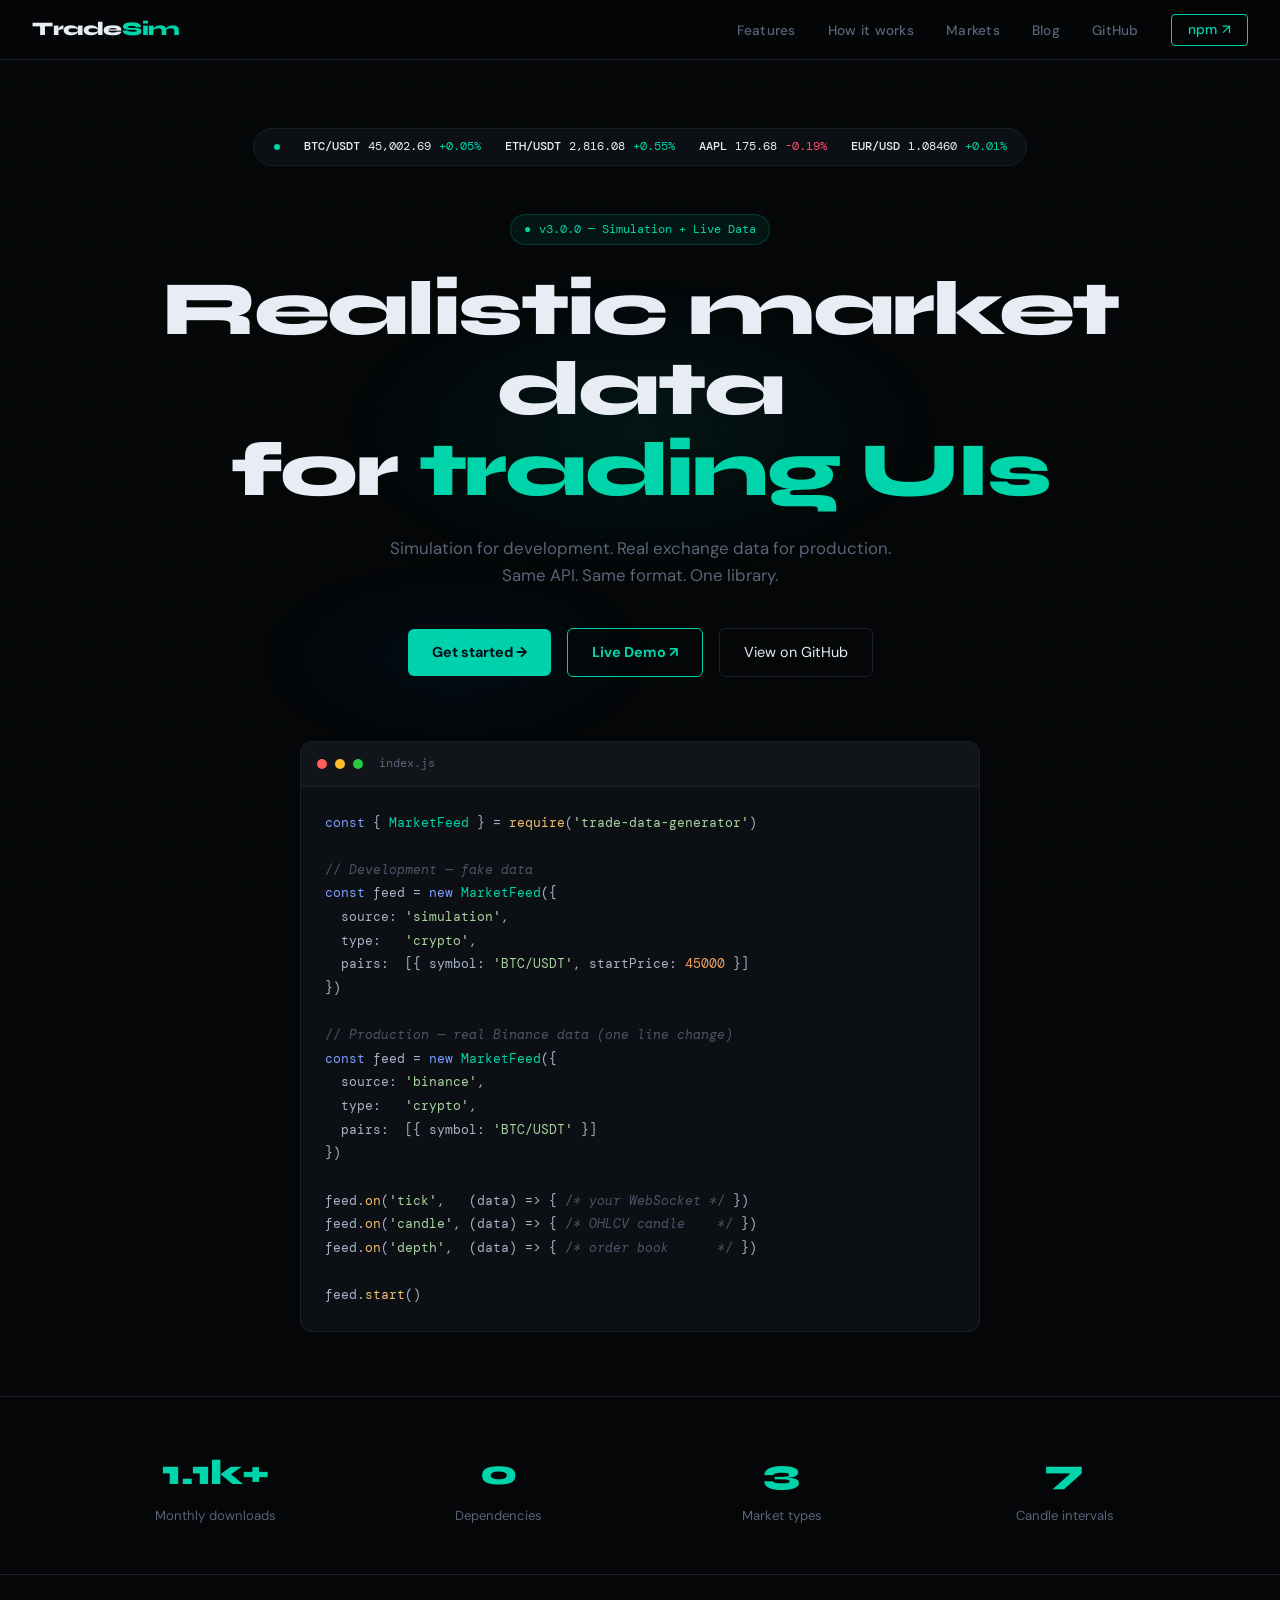
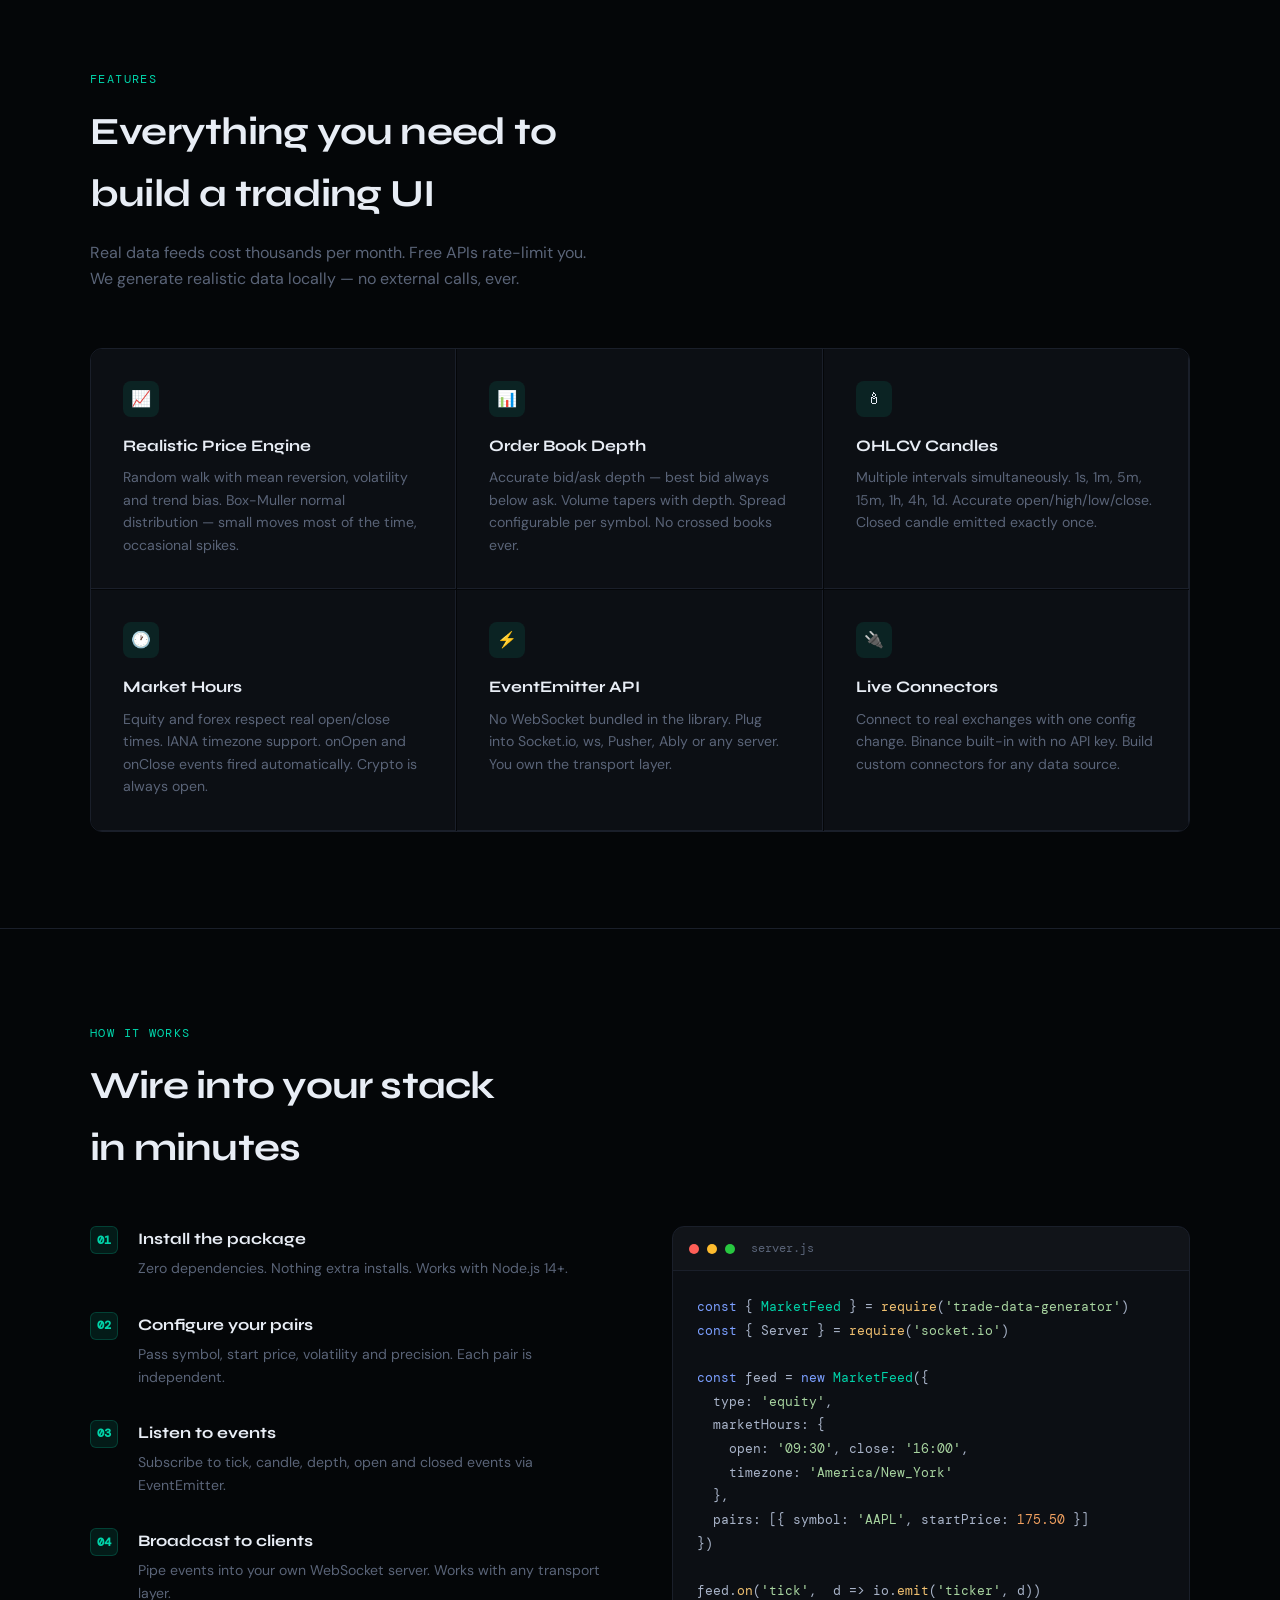
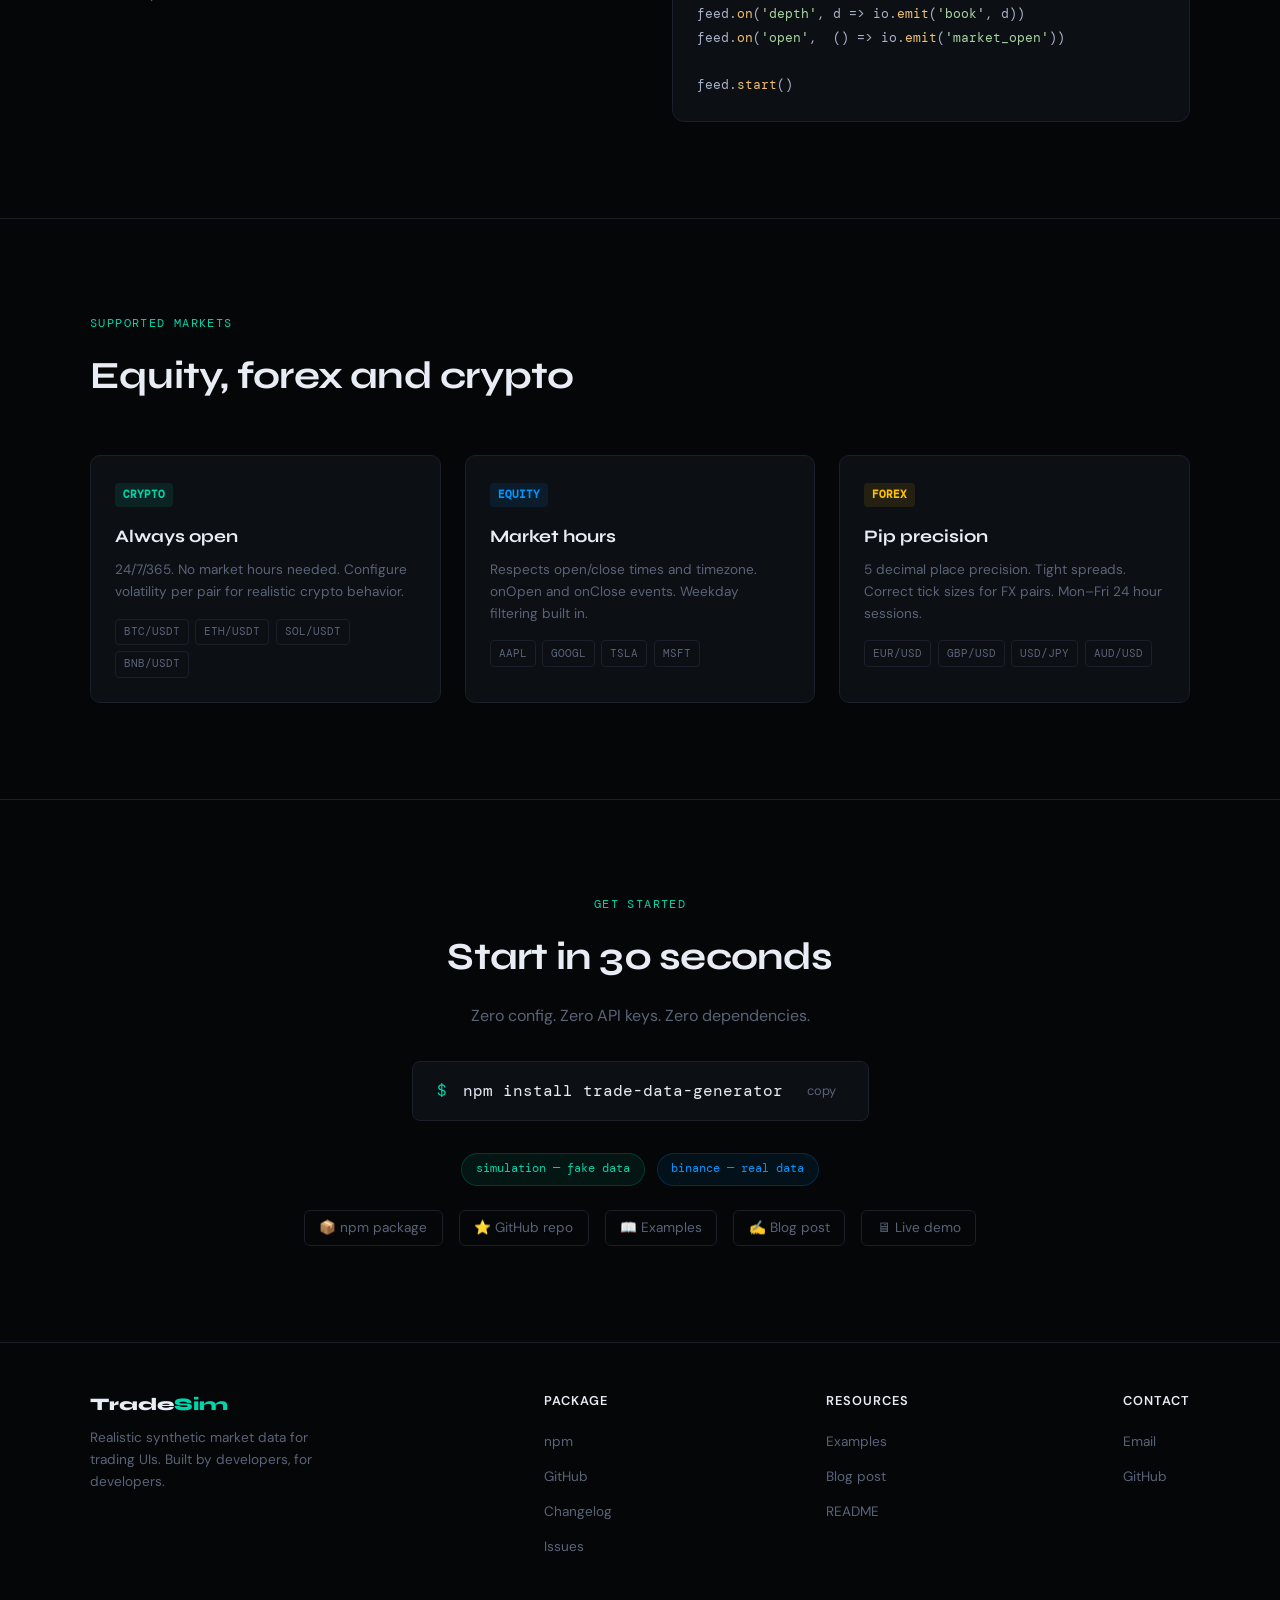
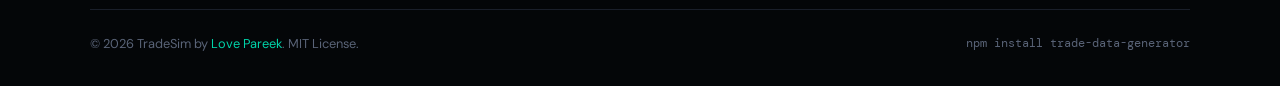
<file: index.html>
<!doctype html>
<html lang="en">
  <head>
    <meta charset="UTF-8" />
    <meta name="viewport" content="width=device-width, initial-scale=1.0" />
    <meta
      name="description"
      content="trade-data-generator — Generate realistic market data for trading UIs. Equity, forex and crypto. Zero dependencies. EventEmitter API."
    />
    <meta
      name="keywords"
      content="trading simulator, market data generator, npm, nodejs, fintech, crypto, forex, equity"
    />
    <meta
      property="og:title"
      content="TradeSim — Realistic Market Data for Trading UIs"
    />
    <meta
      property="og:description"
      content="Generate realistic price ticks, order book depth and OHLCV candles. Zero API keys. Zero dependencies."
    />
    <meta property="og:url" content="https://tradesim.dev" />
    <meta property="og:type" content="website" />
    <meta name="twitter:card" content="summary_large_image" />
    <meta http-equiv="content-language" content="en" />
    <meta property="og:image" content="https://tradesim.dev/og-image.png" />
    <meta property="og:image:width" content="1200" />
    <meta property="og:image:height" content="630" />

    <meta name="twitter:image" content="https://tradesim.dev/og-image.png" />
    <meta name="twitter:site" content="@stackOfLuv" />
    <meta name="twitter:creator" content="@stackOfLuv" />

    <meta name="theme-color" content="#00d4aa" />

    <link rel="icon" type="image/x-icon" href="/favicon.ico" />
    <link rel="apple-touch-icon" href="/apple-touch-icon.png" />

    <title>TradeSim — Realistic Market Data for Trading UIs</title>

    <link rel="preconnect" href="https://fonts.googleapis.com" />
    <link
      href="https://fonts.googleapis.com/css2?family=DM+Mono:wght@400;500&family=Syne:wght@400;600;700;800&family=DM+Sans:wght@300;400;500&display=swap"
      rel="stylesheet"
    />

    <link rel="canonical" href="https://tradesim.dev/" />

    <style>
      :root {
        --bg: #040608;
        --surface: #0c0f14;
        --border: #1a1f2a;
        --text: #e8edf5;
        --muted: #5a6478;
        --accent: #00d4aa;
        --accent2: #0098ff;
        --red: #ff4d6d;
        --green: #00d4aa;
        --mono: "DM Mono", monospace;
        --sans: "DM Sans", sans-serif;
        --display: "Syne", sans-serif;
      }

      *,
      *::before,
      *::after {
        margin: 0;
        padding: 0;
        box-sizing: border-box;
      }

      html {
        scroll-behavior: smooth;
      }

      body {
        background: var(--bg);
        color: var(--text);
        font-family: var(--sans);
        font-size: 16px;
        line-height: 1.6;
        overflow-x: hidden;
      }

      a {
        color: inherit;
        text-decoration: none;
      }
      ul {
        list-style: none;
      }

      /* ── Grid noise texture overlay ── */
      body::before {
        content: "";
        position: fixed;
        inset: 0;
        background-image:
          linear-gradient(rgba(0, 212, 170, 0.015) 1px, transparent 1px),
          linear-gradient(90deg, rgba(0, 212, 170, 0.015) 1px, transparent 1px);
        background-size: 40px 40px;
        pointer-events: none;
        z-index: 0;
      }

      /* ── Nav ── */
      nav {
        position: fixed;
        top: 0;
        left: 0;
        right: 0;
        z-index: 100;
        padding: 0 2rem;
        height: 60px;
        display: flex;
        align-items: center;
        justify-content: space-between;
        background: rgba(4, 6, 8, 0.85);
        backdrop-filter: blur(12px);
        border-bottom: 1px solid var(--border);
      }

      .nav-logo {
        font-family: var(--display);
        font-weight: 800;
        font-size: 1.2rem;
        letter-spacing: -0.02em;
        color: var(--text);
      }

      .nav-logo span {
        color: var(--accent);
      }

      .nav-links {
        display: flex;
        gap: 2rem;
        align-items: center;
      }

      .nav-links a {
        font-size: 0.85rem;
        color: var(--muted);
        font-weight: 500;
        letter-spacing: 0.02em;
        transition: color 0.2s;
      }

      .nav-links a:hover {
        color: var(--text);
      }

      .nav-cta {
        font-size: 0.8rem;
        font-weight: 600;
        padding: 0.4rem 1rem;
        border: 1px solid var(--accent);
        border-radius: 4px;
        color: var(--accent) !important;
        transition: background 0.2s !important;
      }

      .nav-cta:hover {
        background: rgba(0, 212, 170, 0.1) !important;
      }

      /* ── Hero ── */
      .hero {
        position: relative;
        min-height: 100vh;
        display: flex;
        flex-direction: column;
        align-items: center;
        justify-content: center;
        text-align: center;
        padding: 8rem 2rem 4rem;
        z-index: 1;
      }

      /* Glow orbs */
      .hero::before {
        content: "";
        position: absolute;
        top: 20%;
        left: 50%;
        transform: translateX(-50%);
        width: 600px;
        height: 300px;
        background: radial-gradient(
          ellipse,
          rgba(0, 212, 170, 0.08) 0%,
          transparent 70%
        );
        pointer-events: none;
      }

      .hero::after {
        content: "";
        position: absolute;
        top: 40%;
        left: 20%;
        width: 400px;
        height: 200px;
        background: radial-gradient(
          ellipse,
          rgba(0, 152, 255, 0.05) 0%,
          transparent 70%
        );
        pointer-events: none;
      }

      /* Live ticker bar */
      .ticker-bar {
        display: flex;
        align-items: center;
        gap: 1.5rem;
        padding: 0.5rem 1.2rem;
        border: 1px solid var(--border);
        border-radius: 100px;
        background: var(--surface);
        font-family: var(--mono);
        font-size: 0.78rem;
        margin-bottom: 3rem;
        animation: fadeUp 0.6s ease both;
      }

      .ticker-item {
        display: flex;
        align-items: center;
        gap: 0.5rem;
        color: var(--muted);
      }

      .ticker-item .symbol {
        color: var(--text);
        font-weight: 500;
      }

      .ticker-item .price {
        color: var(--text);
      }

      .ticker-item .up {
        color: var(--green);
      }
      .ticker-item .down {
        color: var(--red);
      }

      .ticker-dot {
        width: 6px;
        height: 6px;
        border-radius: 50%;
        background: var(--accent);
        animation: pulse 2s ease-in-out infinite;
      }

      @keyframes pulse {
        0%,
        100% {
          opacity: 1;
        }
        50% {
          opacity: 0.3;
        }
      }

      .hero-badge {
        display: inline-flex;
        align-items: center;
        gap: 0.5rem;
        padding: 0.3rem 0.8rem;
        background: rgba(0, 212, 170, 0.08);
        border: 1px solid rgba(0, 212, 170, 0.2);
        border-radius: 100px;
        font-size: 0.75rem;
        color: var(--accent);
        font-family: var(--mono);
        margin-bottom: 1.5rem;
        animation: fadeUp 0.6s 0.1s ease both;
      }

      .hero h1 {
        font-family: var(--display);
        font-size: clamp(2.5rem, 6vw, 5rem);
        font-weight: 800;
        letter-spacing: -0.03em;
        line-height: 1.05;
        margin-bottom: 1.5rem;
        animation: fadeUp 0.6s 0.2s ease both;
      }

      .hero h1 em {
        font-style: normal;
        color: var(--accent);
      }

      .hero p {
        max-width: 540px;
        color: var(--muted);
        font-size: 1.05rem;
        margin-bottom: 2.5rem;
        animation: fadeUp 0.6s 0.3s ease both;
      }

      .hero-actions {
        display: flex;
        gap: 1rem;
        align-items: center;
        flex-wrap: wrap;
        justify-content: center;
        animation: fadeUp 0.6s 0.4s ease both;
      }

      .btn-primary {
        display: inline-flex;
        align-items: center;
        gap: 0.5rem;
        padding: 0.75rem 1.5rem;
        background: var(--accent);
        color: #040608;
        font-weight: 700;
        font-size: 0.9rem;
        border-radius: 6px;
        transition:
          opacity 0.2s,
          transform 0.2s;
        font-family: var(--sans);
      }

      .btn-primary:hover {
        opacity: 0.9;
        transform: translateY(-1px);
      }

      .btn-ghost {
        display: inline-flex;
        align-items: center;
        gap: 0.5rem;
        padding: 0.75rem 1.5rem;
        border: 1px solid var(--border);
        color: var(--text);
        font-size: 0.9rem;
        border-radius: 6px;
        transition:
          border-color 0.2s,
          background 0.2s;
      }

      .btn-ghost:hover {
        border-color: var(--muted);
        background: var(--surface);
      }

      /* ── Code block ── */
      .code-window {
        position: relative;
        max-width: 680px;
        width: 100%;
        margin: 4rem auto 0;
        border: 1px solid var(--border);
        border-radius: 12px;
        background: var(--surface);
        overflow: hidden;
        animation: fadeUp 0.6s 0.5s ease both;
        text-align: left;
      }

      .code-window-header {
        display: flex;
        align-items: center;
        gap: 0.5rem;
        padding: 0.75rem 1rem;
        border-bottom: 1px solid var(--border);
        background: rgba(255, 255, 255, 0.02);
      }

      .dot {
        width: 10px;
        height: 10px;
        border-radius: 50%;
      }

      .dot-red {
        background: #ff5f57;
      }
      .dot-yellow {
        background: #febc2e;
      }
      .dot-green {
        background: #28c840;
      }

      .code-filename {
        font-family: var(--mono);
        font-size: 0.75rem;
        color: var(--muted);
        margin-left: 0.5rem;
      }

      .code-window pre {
        padding: 1.5rem;
        font-family: var(--mono);
        font-size: 0.82rem;
        line-height: 1.8;
        overflow-x: auto;
        color: #a8b3c8;
      }

      .kw {
        color: #7b9fff;
      }
      .str {
        color: #a8d4a0;
      }
      .fn {
        color: #f0c070;
      }
      .cm {
        color: #4a5568;
        font-style: italic;
      }
      .acc {
        color: var(--accent);
      }
      .num {
        color: #f0a060;
      }

      /* ── Section layout ── */
      section {
        position: relative;
        z-index: 1;
      }

      .container {
        width: 90%;
        max-width: 1100px;
        margin: 0 auto;
      }

      .section-label {
        font-family: var(--mono);
        font-size: 0.72rem;
        color: var(--accent);
        letter-spacing: 0.12em;
        text-transform: uppercase;
        margin-bottom: 0.75rem;
      }

      .section-title {
        font-family: var(--display);
        font-size: clamp(1.8rem, 3vw, 2.6rem);
        font-weight: 700;
        letter-spacing: -0.02em;
        margin-bottom: 1rem;
      }

      .section-sub {
        color: var(--muted);
        max-width: 520px;
        font-size: 1rem;
      }

      /* ── Stats bar ── */
      .stats {
        padding: 3rem 0;
        border-top: 1px solid var(--border);
        border-bottom: 1px solid var(--border);
      }

      .stats-grid {
        display: grid;
        grid-template-columns: repeat(4, 1fr);
        gap: 2rem;
        text-align: center;
      }

      .stat-value {
        font-family: var(--display);
        font-size: 2.2rem;
        font-weight: 800;
        color: var(--accent);
        letter-spacing: -0.02em;
      }

      .stat-label {
        font-size: 0.82rem;
        color: var(--muted);
        margin-top: 0.25rem;
      }

      /* ── Features ── */
      .features {
        padding: 6rem 0;
      }

      .features-header {
        margin-bottom: 3.5rem;
      }

      .features-grid {
        display: grid;
        grid-template-columns: repeat(3, 1fr);
        gap: 1px;
        border: 1px solid var(--border);
        border-radius: 12px;
        overflow: hidden;
      }

      .feature-card {
        padding: 2rem;
        background: var(--surface);
        border-right: 1px solid var(--border);
        border-bottom: 1px solid var(--border);
        transition: background 0.2s;
      }

      .feature-card:hover {
        background: #0f1419;
      }

      .feature-icon {
        width: 36px;
        height: 36px;
        border-radius: 8px;
        background: rgba(0, 212, 170, 0.1);
        display: flex;
        align-items: center;
        justify-content: center;
        margin-bottom: 1rem;
        font-size: 1rem;
      }

      .feature-card h3 {
        font-family: var(--display);
        font-size: 1rem;
        font-weight: 700;
        margin-bottom: 0.5rem;
      }

      .feature-card p {
        font-size: 0.88rem;
        color: var(--muted);
        line-height: 1.6;
      }

      /* ── How it works ── */
      .how {
        padding: 6rem 0;
        border-top: 1px solid var(--border);
      }

      .how-grid {
        display: grid;
        grid-template-columns: 1fr 1fr;
        gap: 4rem;
        align-items: start;
        margin-top: 3rem;
      }

      .how-steps {
        display: flex;
        flex-direction: column;
        gap: 2rem;
      }

      .how-step {
        display: flex;
        gap: 1.25rem;
      }

      .step-num {
        flex-shrink: 0;
        width: 28px;
        height: 28px;
        border-radius: 6px;
        background: rgba(0, 212, 170, 0.1);
        border: 1px solid rgba(0, 212, 170, 0.2);
        display: flex;
        align-items: center;
        justify-content: center;
        font-family: var(--mono);
        font-size: 0.75rem;
        color: var(--accent);
        font-weight: 600;
      }

      .step-content h4 {
        font-family: var(--display);
        font-size: 1rem;
        font-weight: 700;
        margin-bottom: 0.35rem;
      }

      .step-content p {
        font-size: 0.88rem;
        color: var(--muted);
      }

      /* ── Markets ── */
      .markets {
        padding: 6rem 0;
        border-top: 1px solid var(--border);
      }

      .markets-grid {
        display: grid;
        grid-template-columns: repeat(3, 1fr);
        gap: 1.5rem;
        margin-top: 3rem;
      }

      .market-card {
        padding: 1.5rem;
        border: 1px solid var(--border);
        border-radius: 10px;
        background: var(--surface);
        transition:
          border-color 0.2s,
          transform 0.2s;
      }

      .market-card:hover {
        border-color: var(--accent);
        transform: translateY(-2px);
      }

      .market-tag {
        display: inline-block;
        font-family: var(--mono);
        font-size: 0.7rem;
        padding: 0.2rem 0.5rem;
        border-radius: 4px;
        margin-bottom: 1rem;
        font-weight: 600;
      }

      .tag-crypto {
        background: rgba(0, 212, 170, 0.1);
        color: var(--accent);
      }
      .tag-equity {
        background: rgba(0, 152, 255, 0.1);
        color: var(--accent2);
      }
      .tag-forex {
        background: rgba(255, 196, 0, 0.1);
        color: #ffc400;
      }

      .market-card h3 {
        font-family: var(--display);
        font-size: 1.1rem;
        font-weight: 700;
        margin-bottom: 0.5rem;
      }

      .market-card p {
        font-size: 0.85rem;
        color: var(--muted);
        margin-bottom: 1rem;
      }

      .market-pairs {
        display: flex;
        flex-wrap: wrap;
        gap: 0.4rem;
      }

      .pair-chip {
        font-family: var(--mono);
        font-size: 0.7rem;
        padding: 0.2rem 0.5rem;
        border: 1px solid var(--border);
        border-radius: 4px;
        color: var(--muted);
      }

      /* ── Install CTA ── */
      .install {
        padding: 6rem 0;
        border-top: 1px solid var(--border);
        text-align: center;
      }

      .install-box {
        display: inline-flex;
        align-items: center;
        gap: 1rem;
        padding: 1rem 1.5rem;
        background: var(--surface);
        border: 1px solid var(--border);
        border-radius: 8px;
        font-family: var(--mono);
        font-size: 1rem;
        margin: 2rem auto;
        cursor: pointer;
        transition: border-color 0.2s;
      }

      .install-box:hover {
        border-color: var(--accent);
      }

      .install-dollar {
        color: var(--accent);
      }

      .copy-btn {
        background: none;
        border: none;
        color: var(--muted);
        cursor: pointer;
        font-size: 0.8rem;
        padding: 0.2rem 0.5rem;
        border-radius: 4px;
        transition:
          color 0.2s,
          background 0.2s;
        font-family: var(--sans);
      }

      .copy-btn:hover {
        color: var(--text);
        background: rgba(255, 255, 255, 0.05);
      }

      .install-links {
        display: flex;
        gap: 1rem;
        justify-content: center;
        margin-top: 1.5rem;
        flex-wrap: wrap;
      }

      .install-link {
        display: inline-flex;
        align-items: center;
        gap: 0.4rem;
        font-size: 0.85rem;
        color: var(--muted);
        border: 1px solid var(--border);
        padding: 0.4rem 0.9rem;
        border-radius: 6px;
        transition:
          color 0.2s,
          border-color 0.2s;
      }

      .install-link:hover {
        color: var(--text);
        border-color: var(--muted);
      }

      /* ── Footer ── */
      footer {
        border-top: 1px solid var(--border);
        padding: 3rem 0 2rem;
      }

      .footer-top {
        display: flex;
        justify-content: space-between;
        align-items: flex-start;
        gap: 2rem;
        flex-wrap: wrap;
        margin-bottom: 2.5rem;
      }

      .footer-brand {
        font-family: var(--display);
        font-size: 1.1rem;
        font-weight: 800;
        color: var(--text);
        margin-bottom: 0.5rem;
      }

      .footer-brand span {
        color: var(--accent);
      }

      .footer-desc {
        font-size: 0.85rem;
        color: var(--muted);
        max-width: 240px;
      }

      .footer-col h4 {
        font-size: 0.8rem;
        font-weight: 600;
        color: var(--text);
        margin-bottom: 1rem;
        text-transform: uppercase;
        letter-spacing: 0.08em;
      }

      .footer-col ul li {
        margin-bottom: 0.6rem;
      }

      .footer-col ul li a {
        font-size: 0.85rem;
        color: var(--muted);
        transition: color 0.2s;
      }

      .footer-col ul li a:hover {
        color: var(--text);
      }

      .footer-bottom {
        border-top: 1px solid var(--border);
        padding-top: 1.5rem;
        display: flex;
        justify-content: space-between;
        align-items: center;
        flex-wrap: wrap;
        gap: 1rem;
      }

      .footer-bottom p {
        font-size: 0.8rem;
        color: var(--muted);
      }

      .footer-bottom a {
        color: var(--accent);
      }

      /* ── Animations ── */
      @keyframes fadeUp {
        from {
          opacity: 0;
          transform: translateY(16px);
        }
        to {
          opacity: 1;
          transform: translateY(0);
        }
      }

      /* ── Responsive ── */
      @media (max-width: 768px) {
        .nav-links {
          display: none;
        }
        .stats-grid {
          grid-template-columns: repeat(2, 1fr);
        }
        .features-grid {
          grid-template-columns: 1fr;
        }
        .how-grid {
          grid-template-columns: 1fr;
        }
        .markets-grid {
          grid-template-columns: 1fr;
        }
        .hero h1 {
          font-size: 2.5rem;
        }
      }
    </style>
  </head>

  <body>
    <!-- NAV -->
    <nav>
      <div class="nav-logo">Trade<span>Sim</span></div>
      <ul class="nav-links">
        <li><a href="#features">Features</a></li>
        <li><a href="#how">How it works</a></li>
        <li><a href="#markets">Markets</a></li>
        <li>
          <a href="/blog">Blog</a>
        </li>
        <li>
          <a
            href="https://github.com/monupareeklg/trade-data-generator"
            target="_blank"
            >GitHub</a
          >
        </li>
        <li>
          <a
            href="https://www.npmjs.com/package/trade-data-generator"
            target="_blank"
            class="nav-cta"
            >npm ↗</a
          >
        </li>
      </ul>
    </nav>

    <!-- HERO -->
    <section class="hero">
      <div class="ticker-bar">
        <div class="ticker-dot"></div>
        <div class="ticker-item">
          <span class="symbol">BTC/USDT</span
          ><span class="price" id="btc-price">45,016.14</span
          ><span class="up" id="btc-chg">+0.04%</span>
        </div>
        <div class="ticker-item">
          <span class="symbol">ETH/USDT</span
          ><span class="price" id="eth-price">2,814.83</span
          ><span class="up" id="eth-chg">+0.53%</span>
        </div>
        <div class="ticker-item">
          <span class="symbol">AAPL</span
          ><span class="price" id="aapl-price">175.62</span
          ><span class="down" id="aapl-chg">-0.18%</span>
        </div>
        <div class="ticker-item">
          <span class="symbol">EUR/USD</span
          ><span class="price" id="eur-price">1.08452</span
          ><span class="up" id="eur-chg">+0.02%</span>
        </div>
      </div>

      <div class="hero-badge">
        <span>●</span> v3.0.0 — Simulation + Live Data
      </div>

      <h1>Realistic market data<br />for <em>trading UIs</em></h1>

      <p>
        Simulation for development. Real exchange data for production. Same API.
        Same format. One library.
      </p>

      <div class="hero-actions">
        <a
          href="https://www.npmjs.com/package/trade-data-generator"
          target="_blank"
          class="btn-primary"
        >
          Get started →
        </a>
        <a
          href="/demo"
          class="btn-primary"
          style="
            background: transparent;
            border: 1px solid var(--accent);
            color: var(--accent);
          "
        >
          Live Demo ↗
        </a>
        <a
          href="https://github.com/monupareeklg/trade-data-generator"
          target="_blank"
          class="btn-ghost"
        >
          View on GitHub
        </a>
      </div>

      <div class="code-window">
        <div class="code-window-header">
          <div class="dot dot-red"></div>
          <div class="dot dot-yellow"></div>
          <div class="dot dot-green"></div>
          <span class="code-filename">index.js</span>
        </div>
        <pre><span class="kw">const</span> { <span class="acc">MarketFeed</span> } = <span class="fn">require</span>(<span class="str">'trade-data-generator'</span>)

<span class="cm">// Development — fake data</span>
<span class="kw">const</span> feed = <span class="kw">new</span> <span class="acc">MarketFeed</span>({
  source: <span class="str">'simulation'</span>,
  type:   <span class="str">'crypto'</span>,
  pairs:  [{ symbol: <span class="str">'BTC/USDT'</span>, startPrice: <span class="num">45000</span> }]
})

<span class="cm">// Production — real Binance data (one line change)</span>
<span class="kw">const</span> feed = <span class="kw">new</span> <span class="acc">MarketFeed</span>({
  source: <span class="str">'binance'</span>,
  type:   <span class="str">'crypto'</span>,
  pairs:  [{ symbol: <span class="str">'BTC/USDT'</span> }]
})

feed.<span class="fn">on</span>(<span class="str">'tick'</span>,   (data) => { <span class="cm">/* your WebSocket */</span> })
feed.<span class="fn">on</span>(<span class="str">'candle'</span>, (data) => { <span class="cm">/* OHLCV candle    */</span> })
feed.<span class="fn">on</span>(<span class="str">'depth'</span>,  (data) => { <span class="cm">/* order book      */</span> })

feed.<span class="fn">start</span>()</pre>
      </div>
    </section>

    <!-- STATS -->
    <section class="stats">
      <div class="container">
        <div class="stats-grid">
          <div>
            <div class="stat-value" id="stat-downloads">1.1k+</div>
            <div class="stat-label">Monthly downloads</div>
          </div>
          <div>
            <div class="stat-value">0</div>
            <div class="stat-label">Dependencies</div>
          </div>
          <div>
            <div class="stat-value">3</div>
            <div class="stat-label">Market types</div>
          </div>
          <div>
            <div class="stat-value">7</div>
            <div class="stat-label">Candle intervals</div>
          </div>
        </div>
      </div>
    </section>

    <!-- FEATURES -->
    <section class="features" id="features">
      <div class="container">
        <div class="features-header">
          <div class="section-label">Features</div>
          <h2 class="section-title">
            Everything you need to<br />build a trading UI
          </h2>
          <p class="section-sub">
            Real data feeds cost thousands per month. Free APIs rate-limit you.
            We generate realistic data locally — no external calls, ever.
          </p>
        </div>
        <div class="features-grid">
          <div class="feature-card">
            <div class="feature-icon">📈</div>
            <h3>Realistic Price Engine</h3>
            <p>
              Random walk with mean reversion, volatility and trend bias.
              Box-Muller normal distribution — small moves most of the time,
              occasional spikes.
            </p>
          </div>
          <div class="feature-card">
            <div class="feature-icon">📊</div>
            <h3>Order Book Depth</h3>
            <p>
              Accurate bid/ask depth — best bid always below ask. Volume tapers
              with depth. Spread configurable per symbol. No crossed books ever.
            </p>
          </div>
          <div class="feature-card">
            <div class="feature-icon">🕯</div>
            <h3>OHLCV Candles</h3>
            <p>
              Multiple intervals simultaneously. 1s, 1m, 5m, 15m, 1h, 4h, 1d.
              Accurate open/high/low/close. Closed candle emitted exactly once.
            </p>
          </div>
          <div class="feature-card">
            <div class="feature-icon">🕐</div>
            <h3>Market Hours</h3>
            <p>
              Equity and forex respect real open/close times. IANA timezone
              support. onOpen and onClose events fired automatically. Crypto is
              always open.
            </p>
          </div>
          <div class="feature-card">
            <div class="feature-icon">⚡</div>
            <h3>EventEmitter API</h3>
            <p>
              No WebSocket bundled in the library. Plug into Socket.io, ws,
              Pusher, Ably or any server. You own the transport layer.
            </p>
          </div>
          <div class="feature-card">
            <div class="feature-icon">🔌</div>
            <h3>Live Connectors</h3>
            <p>
              Connect to real exchanges with one config change. Binance built-in
              with no API key. Build custom connectors for any data source.
            </p>
          </div>
        </div>
      </div>
    </section>

    <!-- HOW IT WORKS -->
    <section class="how" id="how">
      <div class="container">
        <div class="section-label">How it works</div>
        <h2 class="section-title">Wire into your stack<br />in minutes</h2>
        <div class="how-grid">
          <div class="how-steps">
            <div class="how-step">
              <div class="step-num">01</div>
              <div class="step-content">
                <h4>Install the package</h4>
                <p>
                  Zero dependencies. Nothing extra installs. Works with Node.js
                  14+.
                </p>
              </div>
            </div>
            <div class="how-step">
              <div class="step-num">02</div>
              <div class="step-content">
                <h4>Configure your pairs</h4>
                <p>
                  Pass symbol, start price, volatility and precision. Each pair
                  is independent.
                </p>
              </div>
            </div>
            <div class="how-step">
              <div class="step-num">03</div>
              <div class="step-content">
                <h4>Listen to events</h4>
                <p>
                  Subscribe to tick, candle, depth, open and closed events via
                  EventEmitter.
                </p>
              </div>
            </div>
            <div class="how-step">
              <div class="step-num">04</div>
              <div class="step-content">
                <h4>Broadcast to clients</h4>
                <p>
                  Pipe events into your own WebSocket server. Works with any
                  transport layer.
                </p>
              </div>
            </div>
          </div>

          <div class="code-window" style="margin: 0; animation: none">
            <div class="code-window-header">
              <div class="dot dot-red"></div>
              <div class="dot dot-yellow"></div>
              <div class="dot dot-green"></div>
              <span class="code-filename">server.js</span>
            </div>
            <pre><span class="kw">const</span> { <span class="acc">MarketFeed</span> } = <span class="fn">require</span>(<span class="str">'trade-data-generator'</span>)
<span class="kw">const</span> { Server } = <span class="fn">require</span>(<span class="str">'socket.io'</span>)

<span class="kw">const</span> feed = <span class="kw">new</span> <span class="acc">MarketFeed</span>({
  type: <span class="str">'equity'</span>,
  marketHours: {
    open: <span class="str">'09:30'</span>, close: <span class="str">'16:00'</span>,
    timezone: <span class="str">'America/New_York'</span>
  },
  pairs: [{ symbol: <span class="str">'AAPL'</span>, startPrice: <span class="num">175.50</span> }]
})

feed.<span class="fn">on</span>(<span class="str">'tick'</span>,  d => io.<span class="fn">emit</span>(<span class="str">'ticker'</span>, d))
feed.<span class="fn">on</span>(<span class="str">'depth'</span>, d => io.<span class="fn">emit</span>(<span class="str">'book'</span>, d))
feed.<span class="fn">on</span>(<span class="str">'open'</span>,  () => io.<span class="fn">emit</span>(<span class="str">'market_open'</span>))

feed.<span class="fn">start</span>()</pre>
          </div>
        </div>
      </div>
    </section>

    <!-- MARKETS -->
    <section class="markets" id="markets">
      <div class="container">
        <div class="section-label">Supported markets</div>
        <h2 class="section-title">Equity, forex and crypto</h2>
        <div class="markets-grid">
          <div class="market-card">
            <div class="market-tag tag-crypto">CRYPTO</div>
            <h3>Always open</h3>
            <p>
              24/7/365. No market hours needed. Configure volatility per pair
              for realistic crypto behavior.
            </p>
            <div class="market-pairs">
              <span class="pair-chip">BTC/USDT</span>
              <span class="pair-chip">ETH/USDT</span>
              <span class="pair-chip">SOL/USDT</span>
              <span class="pair-chip">BNB/USDT</span>
            </div>
          </div>
          <div class="market-card">
            <div class="market-tag tag-equity">EQUITY</div>
            <h3>Market hours</h3>
            <p>
              Respects open/close times and timezone. onOpen and onClose events.
              Weekday filtering built in.
            </p>
            <div class="market-pairs">
              <span class="pair-chip">AAPL</span>
              <span class="pair-chip">GOOGL</span>
              <span class="pair-chip">TSLA</span>
              <span class="pair-chip">MSFT</span>
            </div>
          </div>
          <div class="market-card">
            <div class="market-tag tag-forex">FOREX</div>
            <h3>Pip precision</h3>
            <p>
              5 decimal place precision. Tight spreads. Correct tick sizes for
              FX pairs. Mon–Fri 24 hour sessions.
            </p>
            <div class="market-pairs">
              <span class="pair-chip">EUR/USD</span>
              <span class="pair-chip">GBP/USD</span>
              <span class="pair-chip">USD/JPY</span>
              <span class="pair-chip">AUD/USD</span>
            </div>
          </div>
        </div>
      </div>
    </section>

    <!-- INSTALL CTA -->
    <section class="install">
      <div class="container">
        <div class="section-label">Get started</div>
        <h2 class="section-title">Start in 30 seconds</h2>
        <p class="section-sub" style="margin: 0 auto 0">
          Zero config. Zero API keys. Zero dependencies.
        </p>

        <div class="install-box" onclick="copyInstall()">
          <span class="install-dollar">$</span>
          <span id="install-cmd">npm install trade-data-generator</span>
          <button class="copy-btn" id="copy-btn">copy</button>
        </div>

        <div
          style="
            display: flex;
            gap: 0.75rem;
            justify-content: center;
            margin-bottom: 1.5rem;
            flex-wrap: wrap;
          "
        >
          <span
            style="
              display: inline-flex;
              align-items: center;
              gap: 0.4rem;
              font-family: var(--mono);
              font-size: 0.78rem;
              padding: 0.35rem 0.85rem;
              background: rgba(0, 212, 170, 0.08);
              border: 1px solid rgba(0, 212, 170, 0.2);
              border-radius: 100px;
              color: var(--accent);
            "
            >simulation — fake data</span
          >
          <span
            style="
              display: inline-flex;
              align-items: center;
              gap: 0.4rem;
              font-family: var(--mono);
              font-size: 0.78rem;
              padding: 0.35rem 0.85rem;
              background: rgba(0, 152, 255, 0.08);
              border: 1px solid rgba(0, 152, 255, 0.2);
              border-radius: 100px;
              color: var(--accent2);
            "
            >binance — real data</span
          >
        </div>

        <div class="install-links">
          <a
            href="https://www.npmjs.com/package/trade-data-generator"
            target="_blank"
            class="install-link"
          >
            📦 npm package
          </a>
          <a
            href="https://github.com/monupareeklg/trade-data-generator"
            target="_blank"
            class="install-link"
          >
            ⭐ GitHub repo
          </a>
          <a
            href="https://github.com/monupareeklg/trade-data-generator/tree/master/examples"
            target="_blank"
            class="install-link"
          >
            📖 Examples
          </a>
          <a
            href="https://dev.to/hb404/how-i-built-a-fake-market-data-generator-for-trading-uis-no-api-keys-zero-dependencies-500a"
            target="_blank"
            class="install-link"
          >
            ✍️ Blog post
          </a>
          <a href="/demo" class="install-link"> 🖥 Live demo </a>
        </div>
      </div>
    </section>

    <!-- FOOTER -->
    <footer>
      <div class="container">
        <div class="footer-top">
          <div>
            <div class="footer-brand">Trade<span>Sim</span></div>
            <p class="footer-desc">
              Realistic synthetic market data for trading UIs. Built by
              developers, for developers.
            </p>
          </div>
          <div class="footer-col">
            <h4>Package</h4>
            <ul>
              <li>
                <a
                  href="https://www.npmjs.com/package/trade-data-generator"
                  target="_blank"
                  >npm</a
                >
              </li>
              <li>
                <a
                  href="https://github.com/monupareeklg/trade-data-generator"
                  target="_blank"
                  >GitHub</a
                >
              </li>
              <li>
                <a
                  href="https://github.com/monupareeklg/trade-data-generator/blob/master/CHANGELOG.md"
                  target="_blank"
                  >Changelog</a
                >
              </li>
              <li>
                <a
                  href="https://github.com/monupareeklg/trade-data-generator/issues"
                  target="_blank"
                  >Issues</a
                >
              </li>
            </ul>
          </div>
          <div class="footer-col">
            <h4>Resources</h4>
            <ul>
              <li>
                <a
                  href="https://github.com/monupareeklg/trade-data-generator/tree/master/examples"
                  target="_blank"
                  >Examples</a
                >
              </li>
              <li>
                <a
                  href="https://dev.to/hb404/how-i-built-a-fake-market-data-generator-for-trading-uis-no-api-keys-zero-dependencies-500a"
                  target="_blank"
                  >Blog post</a
                >
              </li>
              <li>
                <a
                  href="https://github.com/monupareeklg/trade-data-generator/blob/master/README.md"
                  target="_blank"
                  >README</a
                >
              </li>
            </ul>
          </div>
          <div class="footer-col">
            <h4>Contact</h4>
            <ul>
              <li><a href="mailto:monupareeklg@gmail.com">Email</a></li>
              <li>
                <a href="https://github.com/monupareeklg" target="_blank"
                  >GitHub</a
                >
              </li>
            </ul>
          </div>
        </div>
        <div class="footer-bottom">
          <p>
            © <span id="year"></span> TradeSim by
            <a href="https://github.com/monupareeklg" target="_blank"
              >Love Pareek</a
            >. MIT License.
          </p>
          <p style="font-family: var(--mono); font-size: 0.75rem">
            npm install trade-data-generator
          </p>
        </div>
      </div>
    </footer>

    <script>
      document.getElementById("year").textContent = new Date().getFullYear();

      // Copy install command
      function copyInstall() {
        navigator.clipboard.writeText("npm install trade-data-generator");
        const btn = document.getElementById("copy-btn");
        btn.textContent = "copied!";
        setTimeout(() => (btn.textContent = "copy"), 2000);
      }

      // Live ticker simulation
      const tickers = {
        btc: { price: 45016.14, chg: 0.04, el: "btc-price", cel: "btc-chg" },
        eth: { price: 2814.83, chg: 0.53, el: "eth-price", cel: "eth-chg" },
        aapl: { price: 175.62, chg: -0.18, el: "aapl-price", cel: "aapl-chg" },
        eur: { price: 1.08452, chg: 0.02, el: "eur-price", cel: "eur-chg" },
      };

      const prec = { btc: 2, eth: 2, aapl: 2, eur: 5 };

      function updateTickers() {
        Object.entries(tickers).forEach(([key, t]) => {
          const move = (Math.random() - 0.5) * t.price * 0.001;
          t.price = Math.max(0, t.price + move);
          t.chg += (Math.random() - 0.5) * 0.05;

          const priceEl = document.getElementById(t.el);
          const chgEl = document.getElementById(t.cel);
          if (!priceEl || !chgEl) return;

          priceEl.textContent = t.price.toLocaleString("en-US", {
            minimumFractionDigits: prec[key],
            maximumFractionDigits: prec[key],
          });

          const up = t.chg >= 0;
          chgEl.textContent = (up ? "+" : "") + t.chg.toFixed(2) + "%";
          chgEl.className = up ? "up" : "down";
        });
      }

      setInterval(updateTickers, 1200);
    </script>
    <script type="application/ld+json">
      {
        "@context": "https://schema.org",
        "@type": "SoftwareApplication",
        "name": "trade-data-generator",
        "applicationCategory": "DeveloperApplication",
        "operatingSystem": "Node.js",
        "description": "Generate realistic market data for trading UIs. Equity, forex and crypto. Zero dependencies. EventEmitter API.",
        "url": "https://tradesim.dev",
        "downloadUrl": "https://www.npmjs.com/package/trade-data-generator",
        "softwareVersion": "2.0.0",
        "license": "https://opensource.org/licenses/MIT",
        "author": {
          "@type": "Person",
          "name": "Love Pareek",
          "url": "https://github.com/monupareeklg"
        },
        "offers": {
          "@type": "Offer",
          "price": "0",
          "priceCurrency": "USD"
        },
        "keywords": "market data, trading, npm, nodejs, websocket, crypto, forex, equity"
      }
    </script>

    <script type="application/ld+json">
      {
        "@context": "https://schema.org",
        "@type": "FAQPage",
        "mainEntity": [
          {
            "@type": "Question",
            "name": "What is trade-data-generator?",
            "acceptedAnswer": {
              "@type": "Answer",
              "text": "trade-data-generator is a Node.js npm library that generates realistic synthetic market data for trading UIs. It supports equity, forex and crypto with zero dependencies and zero API keys required."
            }
          },
          {
            "@type": "Question",
            "name": "How do I install trade-data-generator?",
            "acceptedAnswer": {
              "@type": "Answer",
              "text": "Install via npm: npm install trade-data-generator. Works with Node.js 14+. Zero dependencies."
            }
          },
          {
            "@type": "Question",
            "name": "Does trade-data-generator work with WebSocket?",
            "acceptedAnswer": {
              "@type": "Answer",
              "text": "Yes. trade-data-generator uses EventEmitter API so you can pipe events into any WebSocket server — Socket.io, ws, Pusher, Ably or any transport layer."
            }
          },
          {
            "@type": "Question",
            "name": "Is trade-data-generator free?",
            "acceptedAnswer": {
              "@type": "Answer",
              "text": "Yes. trade-data-generator is completely free and open source under MIT license. No API keys, no rate limits, no subscriptions required."
            }
          }
        ]
      }
    </script>
    <script type="application/ld+json">
      {
        "@context": "https://schema.org",
        "@type": "SoftwareApplication",
        "name": "trade-data-generator",
        "applicationCategory": "DeveloperApplication",
        "operatingSystem": "Node.js",
        "description": "Generate realistic market data for trading UIs. Simulation for development. Real Binance data for production. Same API.",
        "url": "https://tradesim.dev",
        "downloadUrl": "https://www.npmjs.com/package/trade-data-generator",
        "softwareVersion": "3.0.0",
        "datePublished": "2026-05-08",
        "dateModified": "2026-05-12",
        "license": "https://opensource.org/licenses/MIT",
        "author": {
          "@type": "Person",
          "name": "Love Pareek",
          "url": "https://github.com/monupareeklg"
        },
        "offers": {
          "@type": "Offer",
          "price": "0",
          "priceCurrency": "USD"
        },
        "keywords": "market data, trading, npm, nodejs, websocket, crypto, forex, equity, binance, simulation"
      }
    </script>
    <script type="application/ld+json">
      {
        "@context": "https://schema.org",
        "@type": "BreadcrumbList",
        "itemListElement": [
          {
            "@type": "ListItem",
            "position": 1,
            "name": "Home",
            "item": "https://tradesim.dev"
          },
          {
            "@type": "ListItem",
            "position": 2,
            "name": "Demo",
            "item": "https://tradesim.dev/demo"
          }
        ]
      }
    </script>
  </body>
</html>
</file>
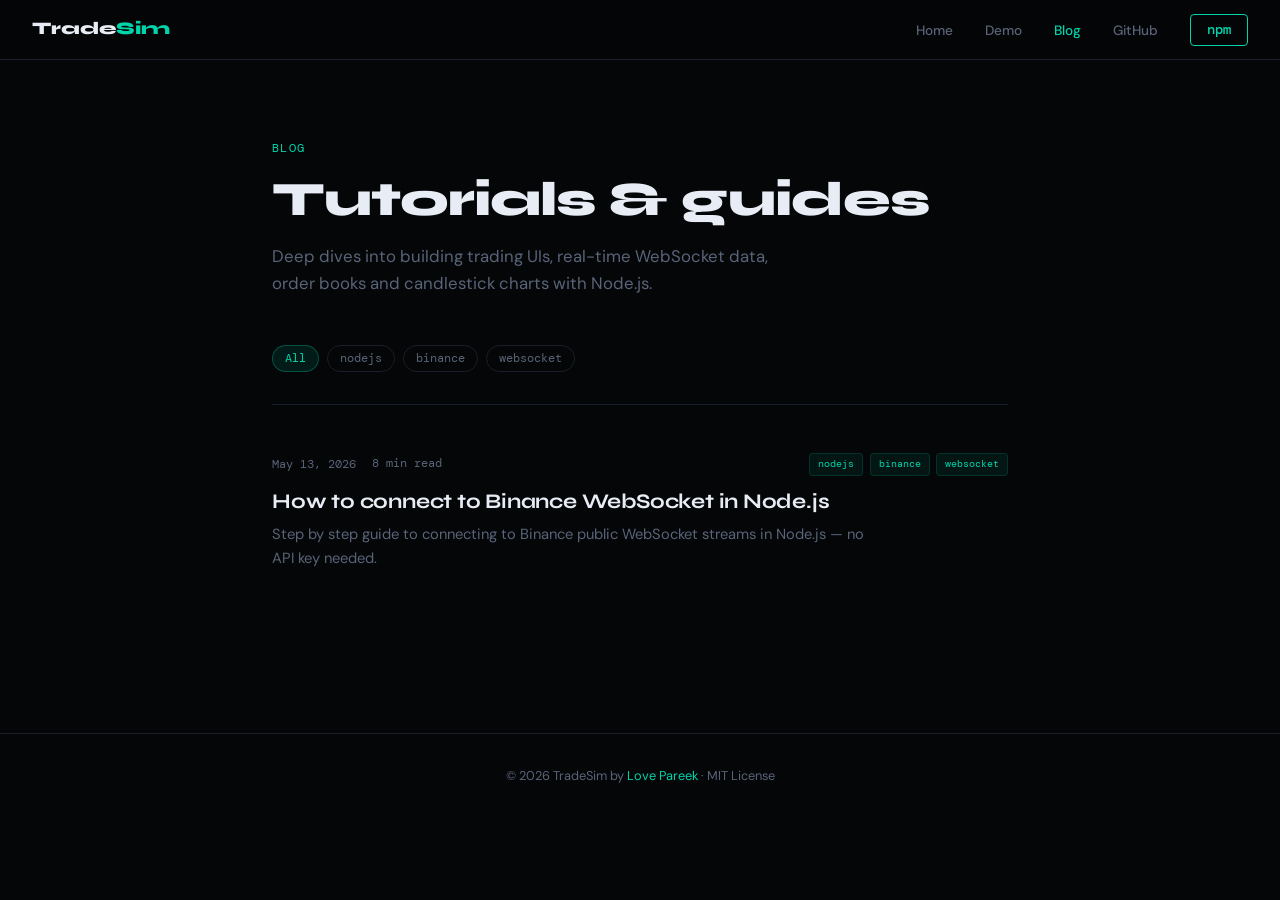
<file: blog/index.html>
<!DOCTYPE html>
<html lang="en">
<head>
  <meta charset="UTF-8" />
  <meta name="viewport" content="width=device-width, initial-scale=1.0" />
  <meta name="description" content="Tutorials and guides on building trading UIs, WebSocket market data, order books and candlestick charts with Node.js." />
  <meta name="keywords" content="trading UI tutorial, nodejs websocket, market data, binance websocket, order book, candlestick chart" />
  <meta property="og:title" content="Blog — TradeSim" />
  <meta property="og:description" content="Tutorials and guides on building trading UIs with Node.js." />
  <meta property="og:url" content="https://tradesim.dev/blog/" />
  <meta property="og:type" content="website" />
  <meta name="twitter:card" content="summary_large_image" />
  <link rel="canonical" href="https://tradesim.dev/blog/" />
  <title>Blog — TradeSim</title>

  <link rel="preconnect" href="https://fonts.googleapis.com" />
  <link href="https://fonts.googleapis.com/css2?family=DM+Mono:wght@400;500&family=Syne:wght@600;700;800&family=DM+Sans:wght@300;400;500&display=swap" rel="stylesheet" />

  <script type="application/ld+json">
  {
    "@context": "https://schema.org",
    "@type": "Blog",
    "name": "TradeSim Blog",
    "description": "Tutorials and guides on building trading UIs with Node.js",
    "url": "https://tradesim.dev/blog/",
    "publisher": {
      "@type": "Person",
      "name": "Love Pareek",
      "url": "https://github.com/monupareeklg"
    }
  }
  </script>

  <style>
    :root {
      --bg:      #040608;
      --surface: #0c0f14;
      --border:  #1a1f2a;
      --text:    #e8edf5;
      --muted:   #5a6478;
      --accent:  #00d4aa;
      --mono:    'DM Mono', monospace;
      --sans:    'DM Sans', sans-serif;
      --display: 'Syne', sans-serif;
    }

    *, *::before, *::after { margin: 0; padding: 0; box-sizing: border-box; }

    body {
      background: var(--bg);
      color: var(--text);
      font-family: var(--sans);
      line-height: 1.6;
    }

    a { color: inherit; text-decoration: none; }

    /* ── Grid overlay ── */
    body::before {
      content: '';
      position: fixed;
      inset: 0;
      background-image:
        linear-gradient(rgba(0,212,170,0.015) 1px, transparent 1px),
        linear-gradient(90deg, rgba(0,212,170,0.015) 1px, transparent 1px);
      background-size: 40px 40px;
      pointer-events: none;
      z-index: 0;
    }

    /* ── Nav ── */
    nav {
      position: sticky;
      top: 0;
      z-index: 100;
      padding: 0 2rem;
      height: 60px;
      display: flex;
      align-items: center;
      justify-content: space-between;
      background: rgba(4,6,8,0.85);
      backdrop-filter: blur(12px);
      border-bottom: 1px solid var(--border);
    }

    .nav-logo {
      font-family: var(--display);
      font-weight: 800;
      font-size: 1.1rem;
      color: var(--text);
    }

    .nav-logo span { color: var(--accent); }

    .nav-links {
      display: flex;
      gap: 2rem;
      align-items: center;
      list-style: none;
    }

    .nav-links a {
      font-size: 0.85rem;
      color: var(--muted);
      font-weight: 500;
      transition: color 0.2s;
    }

    .nav-links a:hover { color: var(--text); }

    .nav-links a.active { color: var(--accent); }

    .nav-npm {
      font-size: 0.8rem;
      font-weight: 600;
      padding: 0.4rem 1rem;
      border: 1px solid var(--accent);
      border-radius: 4px;
      color: var(--accent) !important;
      transition: background 0.2s !important;
      font-family: var(--mono);
    }

    .nav-npm:hover { background: rgba(0,212,170,0.1) !important; }

    /* ── Hero ── */
    .hero {
      position: relative;
      z-index: 1;
      padding: 5rem 2rem 3rem;
      max-width: 800px;
      margin: 0 auto;
    }

    .hero-label {
      font-family: var(--mono);
      font-size: 0.72rem;
      color: var(--accent);
      letter-spacing: 0.12em;
      text-transform: uppercase;
      margin-bottom: 1rem;
    }

    .hero h1 {
      font-family: var(--display);
      font-size: clamp(2rem, 4vw, 3rem);
      font-weight: 800;
      letter-spacing: -0.02em;
      line-height: 1.1;
      margin-bottom: 1rem;
    }

    .hero p {
      color: var(--muted);
      font-size: 1.05rem;
      max-width: 500px;
    }

    /* ── Main content ── */
    .container {
      position: relative;
      z-index: 1;
      max-width: 800px;
      margin: 0 auto;
      padding: 0 2rem 6rem;
    }

    /* ── Tags filter ── */
    .tags-bar {
      display: flex;
      gap: 0.5rem;
      flex-wrap: wrap;
      margin-bottom: 3rem;
      padding-bottom: 2rem;
      border-bottom: 1px solid var(--border);
    }

    .tag-btn {
      font-family: var(--mono);
      font-size: 0.72rem;
      padding: 0.3rem 0.75rem;
      border-radius: 100px;
      border: 1px solid var(--border);
      background: none;
      color: var(--muted);
      cursor: pointer;
      transition: all 0.2s;
    }

    .tag-btn:hover { border-color: var(--muted); color: var(--text); }
    .tag-btn.active {
      background: rgba(0,212,170,0.1);
      border-color: rgba(0,212,170,0.3);
      color: var(--accent);
    }

    /* ── Post list ── */
    .posts-list {
      display: flex;
      flex-direction: column;
      gap: 0;
    }

    .post-card {
      display: block;
      padding: 2rem 0;
      border-bottom: 1px solid var(--border);
      transition: all 0.2s;
    }

    .post-card:first-child { padding-top: 0; }
    .post-card:last-child  { border-bottom: none; }

    .post-card:hover .post-title { color: var(--accent); }

    .post-meta {
      display: flex;
      align-items: center;
      gap: 1rem;
      margin-bottom: 0.75rem;
    }

    .post-date {
      font-family: var(--mono);
      font-size: 0.75rem;
      color: var(--muted);
    }

    .post-read-time {
      font-family: var(--mono);
      font-size: 0.72rem;
      color: var(--muted);
    }

    .post-tags {
      display: flex;
      gap: 0.4rem;
      margin-left: auto;
    }

    .post-tag {
      font-family: var(--mono);
      font-size: 0.65rem;
      padding: 0.15rem 0.5rem;
      border-radius: 4px;
      background: rgba(0,212,170,0.08);
      border: 1px solid rgba(0,212,170,0.15);
      color: var(--accent);
    }

    .post-title {
      font-family: var(--display);
      font-size: 1.3rem;
      font-weight: 700;
      letter-spacing: -0.01em;
      margin-bottom: 0.5rem;
      color: var(--text);
      transition: color 0.2s;
      line-height: 1.3;
    }

    .post-excerpt {
      font-size: 0.92rem;
      color: var(--muted);
      line-height: 1.6;
      max-width: 600px;
    }

    .post-arrow {
      display: inline-flex;
      align-items: center;
      gap: 0.4rem;
      margin-top: 0.75rem;
      font-size: 0.82rem;
      color: var(--accent);
      font-family: var(--mono);
      opacity: 0;
      transform: translateX(-4px);
      transition: all 0.2s;
    }

    .post-card:hover .post-arrow {
      opacity: 1;
      transform: translateX(0);
    }

    /* ── Empty state ── */
    .empty {
      text-align: center;
      padding: 4rem 0;
      color: var(--muted);
      font-size: 0.9rem;
    }

    /* ── Loading ── */
    .loading {
      text-align: center;
      padding: 4rem 0;
      color: var(--muted);
      font-family: var(--mono);
      font-size: 0.82rem;
    }

    /* ── Footer ── */
    footer {
      border-top: 1px solid var(--border);
      padding: 2rem;
      text-align: center;
      position: relative;
      z-index: 1;
    }

    footer p {
      font-size: 0.8rem;
      color: var(--muted);
    }

    footer a { color: var(--accent); }
  </style>
</head>
<body>

  <!-- Nav -->
  <nav>
    <a href="/" class="nav-logo">Trade<span>Sim</span></a>
    <ul class="nav-links">
      <li><a href="/">Home</a></li>
      <li><a href="/demo">Demo</a></li>
      <li><a href="/blog/" class="active">Blog</a></li>
      <li><a href="https://github.com/monupareeklg/trade-data-generator" target="_blank">GitHub</a></li>
      <li><a href="https://www.npmjs.com/package/trade-data-generator" target="_blank" class="nav-npm">npm</a></li>
    </ul>
  </nav>

  <!-- Hero -->
  <div class="hero">
    <div class="hero-label">Blog</div>
    <h1>Tutorials & guides</h1>
    <p>Deep dives into building trading UIs, real-time WebSocket data, order books and candlestick charts with Node.js.</p>
  </div>

  <!-- Content -->
  <div class="container">

    <!-- Tags filter -->
    <div class="tags-bar" id="tags-bar">
      <button class="tag-btn active" onclick="filterTag('all')">All</button>
    </div>

    <!-- Posts -->
    <div class="posts-list" id="posts-list">
      <div class="loading">Loading posts...</div>
    </div>

  </div>

  <!-- Footer -->
  <footer>
    <p>© 2026 TradeSim by <a href="https://github.com/monupareeklg" target="_blank">Love Pareek</a> · MIT License</p>
  </footer>

<script>
  let allPosts   = []
  let activeTag  = 'all'

  // ── Load posts from JSON ────────────── //
  async function loadPosts() {
    try {
      const res   = await fetch('/blog/data/posts.json')
      const posts = await res.json()
      allPosts    = posts
      buildTagsBar(posts)
      renderPosts(posts)
    } catch (err) {
      document.getElementById('posts-list').innerHTML =
        '<div class="empty">No posts yet — check back soon.</div>'
    }
  }

  // ── Build tags bar ──────────────────── //
  function buildTagsBar(posts) {
    const tags    = new Set()
    posts.forEach(p => p.tags?.forEach(t => tags.add(t)))

    const bar     = document.getElementById('tags-bar')
    bar.innerHTML = '<button class="tag-btn active" onclick="filterTag(\'all\')">All</button>'

    tags.forEach(tag => {
      const btn = document.createElement('button')
      btn.className   = 'tag-btn'
      btn.textContent = tag
      btn.onclick     = () => filterTag(tag)
      bar.appendChild(btn)
    })
  }

  // ── Filter by tag ───────────────────── //
  function filterTag(tag) {
    activeTag = tag

    document.querySelectorAll('.tag-btn').forEach(b => {
      b.classList.toggle('active', b.textContent === tag || (tag === 'all' && b.textContent === 'All'))
    })

    const filtered = tag === 'all'
      ? allPosts
      : allPosts.filter(p => p.tags?.includes(tag))

    renderPosts(filtered)
  }

  // ── Render posts ────────────────────── //
  function renderPosts(posts) {
    const list = document.getElementById('posts-list')

    if (!posts.length) {
      list.innerHTML = '<div class="empty">No posts found.</div>'
      return
    }

    list.innerHTML = posts.map(post => `
      <a class="post-card" href="/blog/${post.slug}/">
        <div class="post-meta">
          <span class="post-date">${formatDate(post.date)}</span>
          <span class="post-read-time">${post.readTime}</span>
          <div class="post-tags">
            ${(post.tags ?? []).slice(0, 3).map(t => `<span class="post-tag">${t}</span>`).join('')}
          </div>
        </div>
        <div class="post-title">${post.title}</div>
        <div class="post-excerpt">${post.excerpt}</div>
        <div class="post-arrow">Read more →</div>
      </a>
    `).join('')
  }

  // ── Format date ─────────────────────── //
  function formatDate(dateStr) {
    return new Date(dateStr).toLocaleDateString('en-US', {
      month: 'long', day: 'numeric', year: 'numeric'
    })
  }

  loadPosts()
</script>
</body>
</html>
</file>
